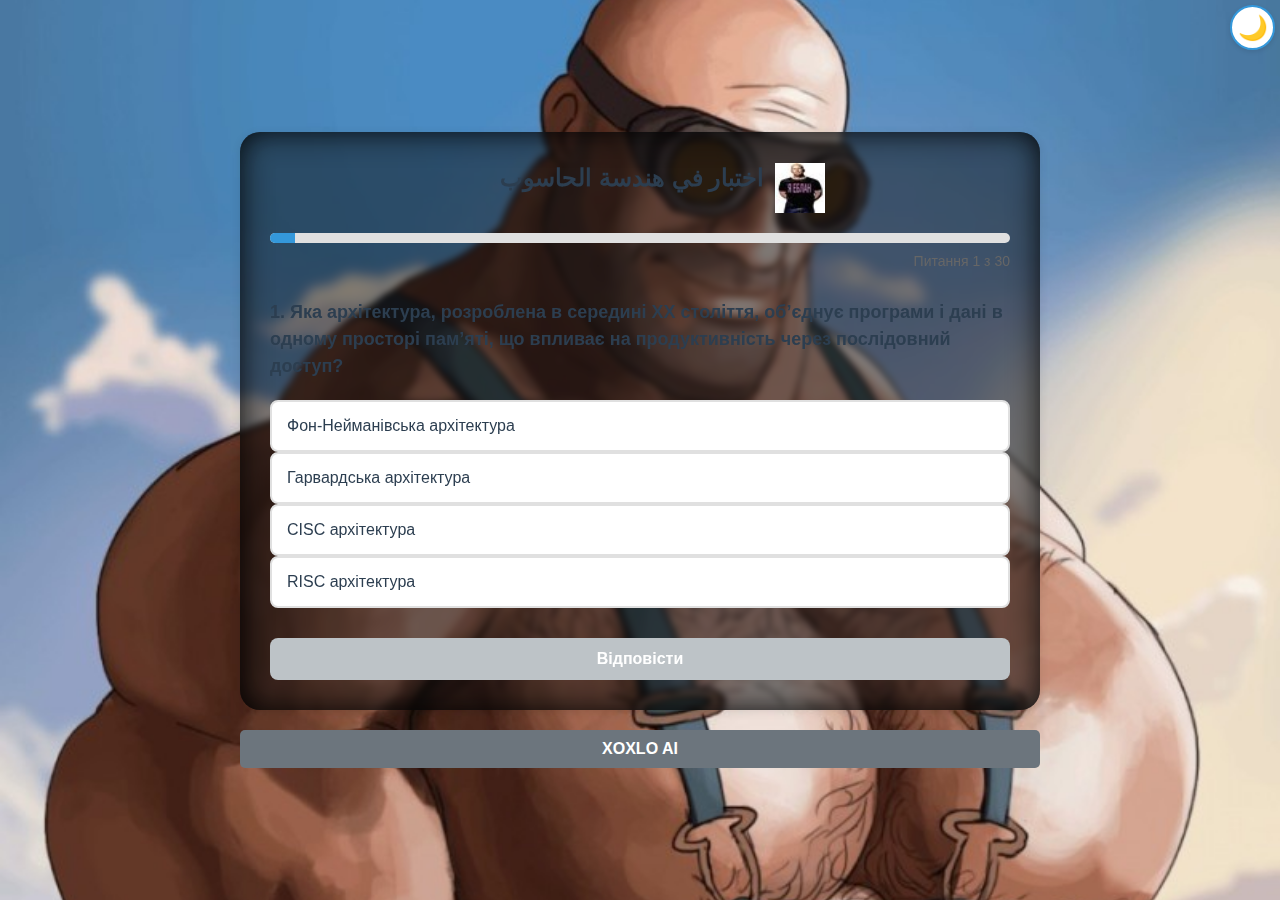
<file: index.html>
<!DOCTYPE html>
<html lang="uk">
<head>
    <meta charset="UTF-8">
    <meta name="viewport" content="width=device-width, initial-scale=1.0">
    <title>Тест Горєлов</title>
    <link rel="stylesheet" href="styles.css">
</head>
<body>
    <div class="theme-switch">
        <button id="theme-switch-btn">
            <span class="theme-emoji">🌙</span>
        </button>
    </div>
    <div class="container"> 
        
        <div class="quiz-container">
            <div class="quiz-header">
                <div class="eblan">
                <h1 class="text">اختبار في هندسة الحاسوب </h1>
                 <img class="img" src="1.jpg" alt="">
                </div>
                <div class="progress-container">
                    <div class="progress-bar">
                        <div class="progress" id="progress"></div>
                    </div>
                    <div class="progress-text" id="progress-text">Питання 1 з 30</div>
                </div>
            </div>

            <div class="quiz-body">
                <div class="question-container">
                    <h2 id="question"></h2>
                    <div class="options-container" id="options-container">
                      
                    </div>
                    <div class="ai-answer-container" id="ai-answer-container" style="display: none;">
                        <textarea id="user-answer" placeholder="Введіть вашу відповідь тут..."></textarea>
                        <div id="ai-feedback" class="ai-feedback"></div>
                    </div>
                </div>
            </div>

            <div class="quiz-footer">
                <button id="next-btn" class="btn">Відповісти</button>
            </div>
        </div>

        <div class="result-container" id="result-container" style="display: none;">
            <h2>Результат тесту</h2>
            <div class="score-container">
                <div class="score" id="score"></div>
                <div class="percentage" id="percentage"></div>
            </div>
            <button id="restart-btn" class="btn">Пройти тест знову</button>
        </div>

        <div class="mode-switch">
            <button id="mode-switch-btn" class="btn">XOXLO AI</button>
        </div>
    </div>
    <script src="script.js"></script>
</body>
</html>
</file>
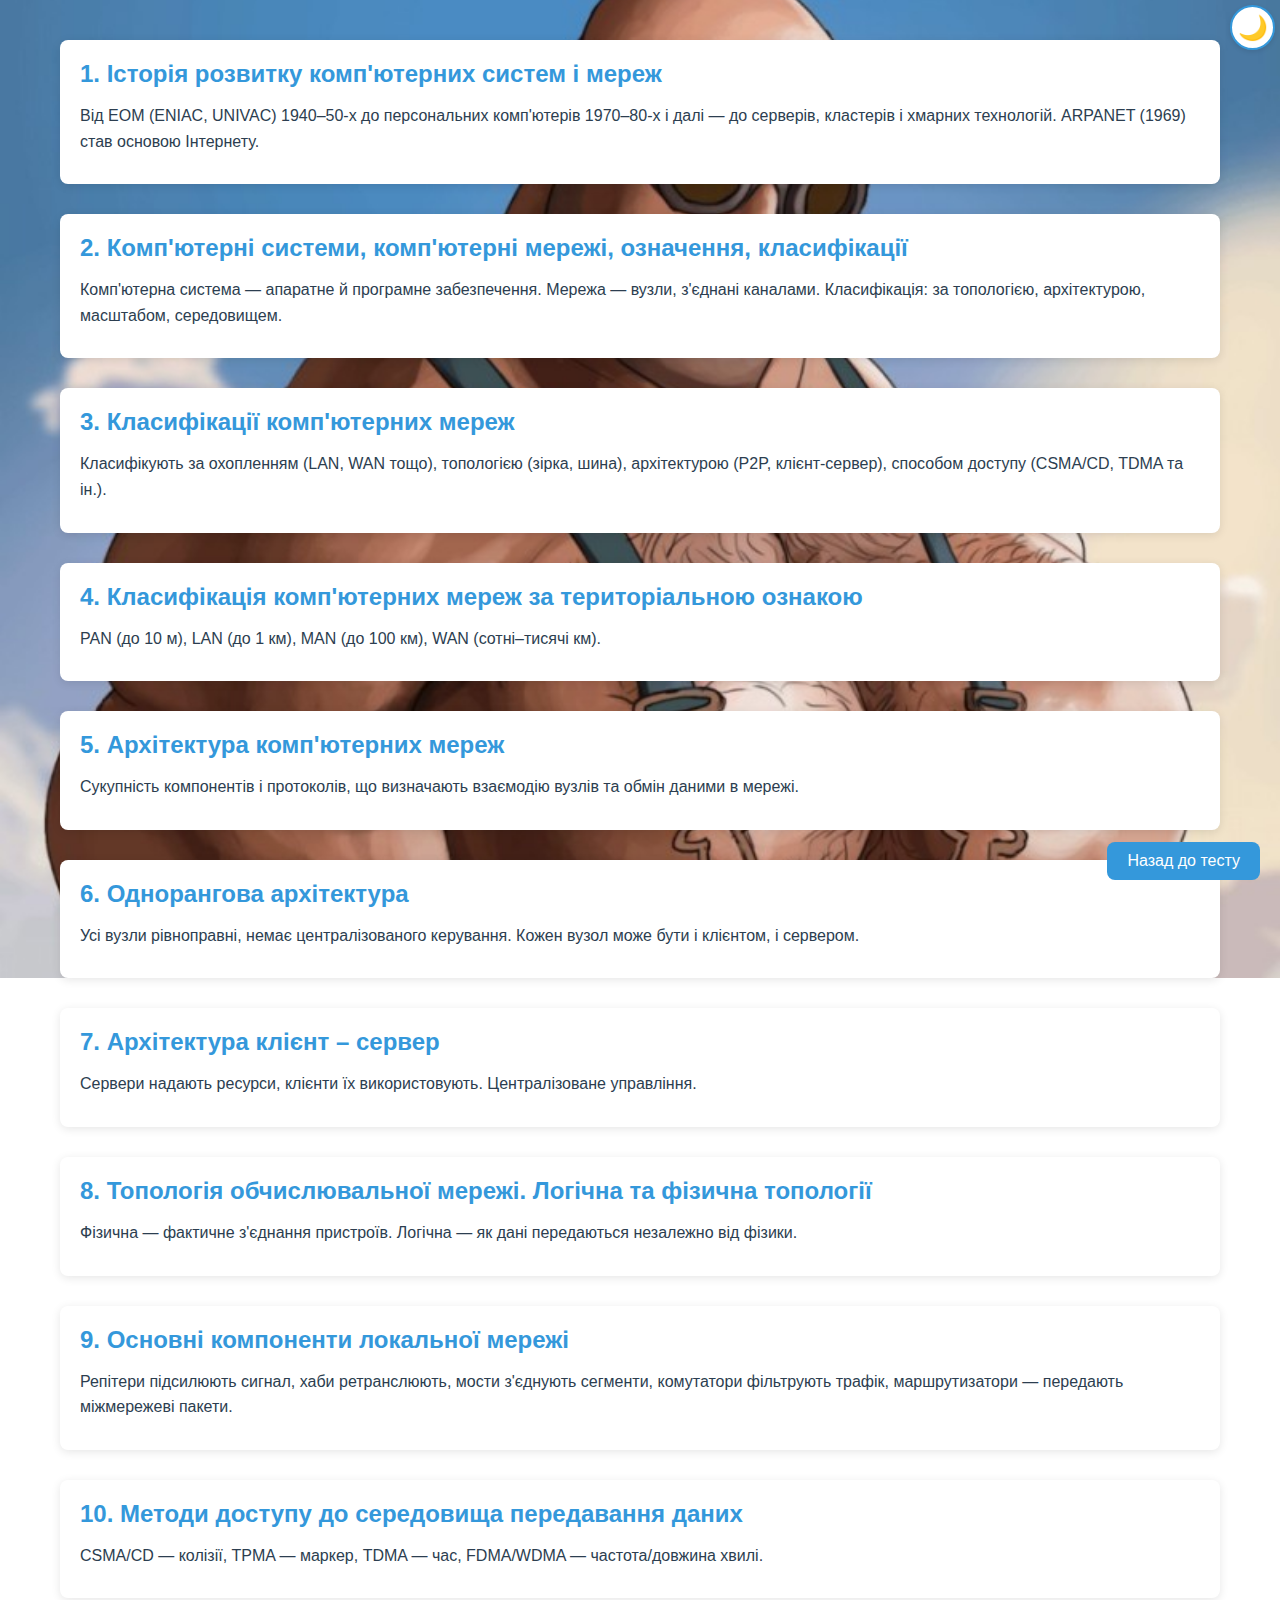
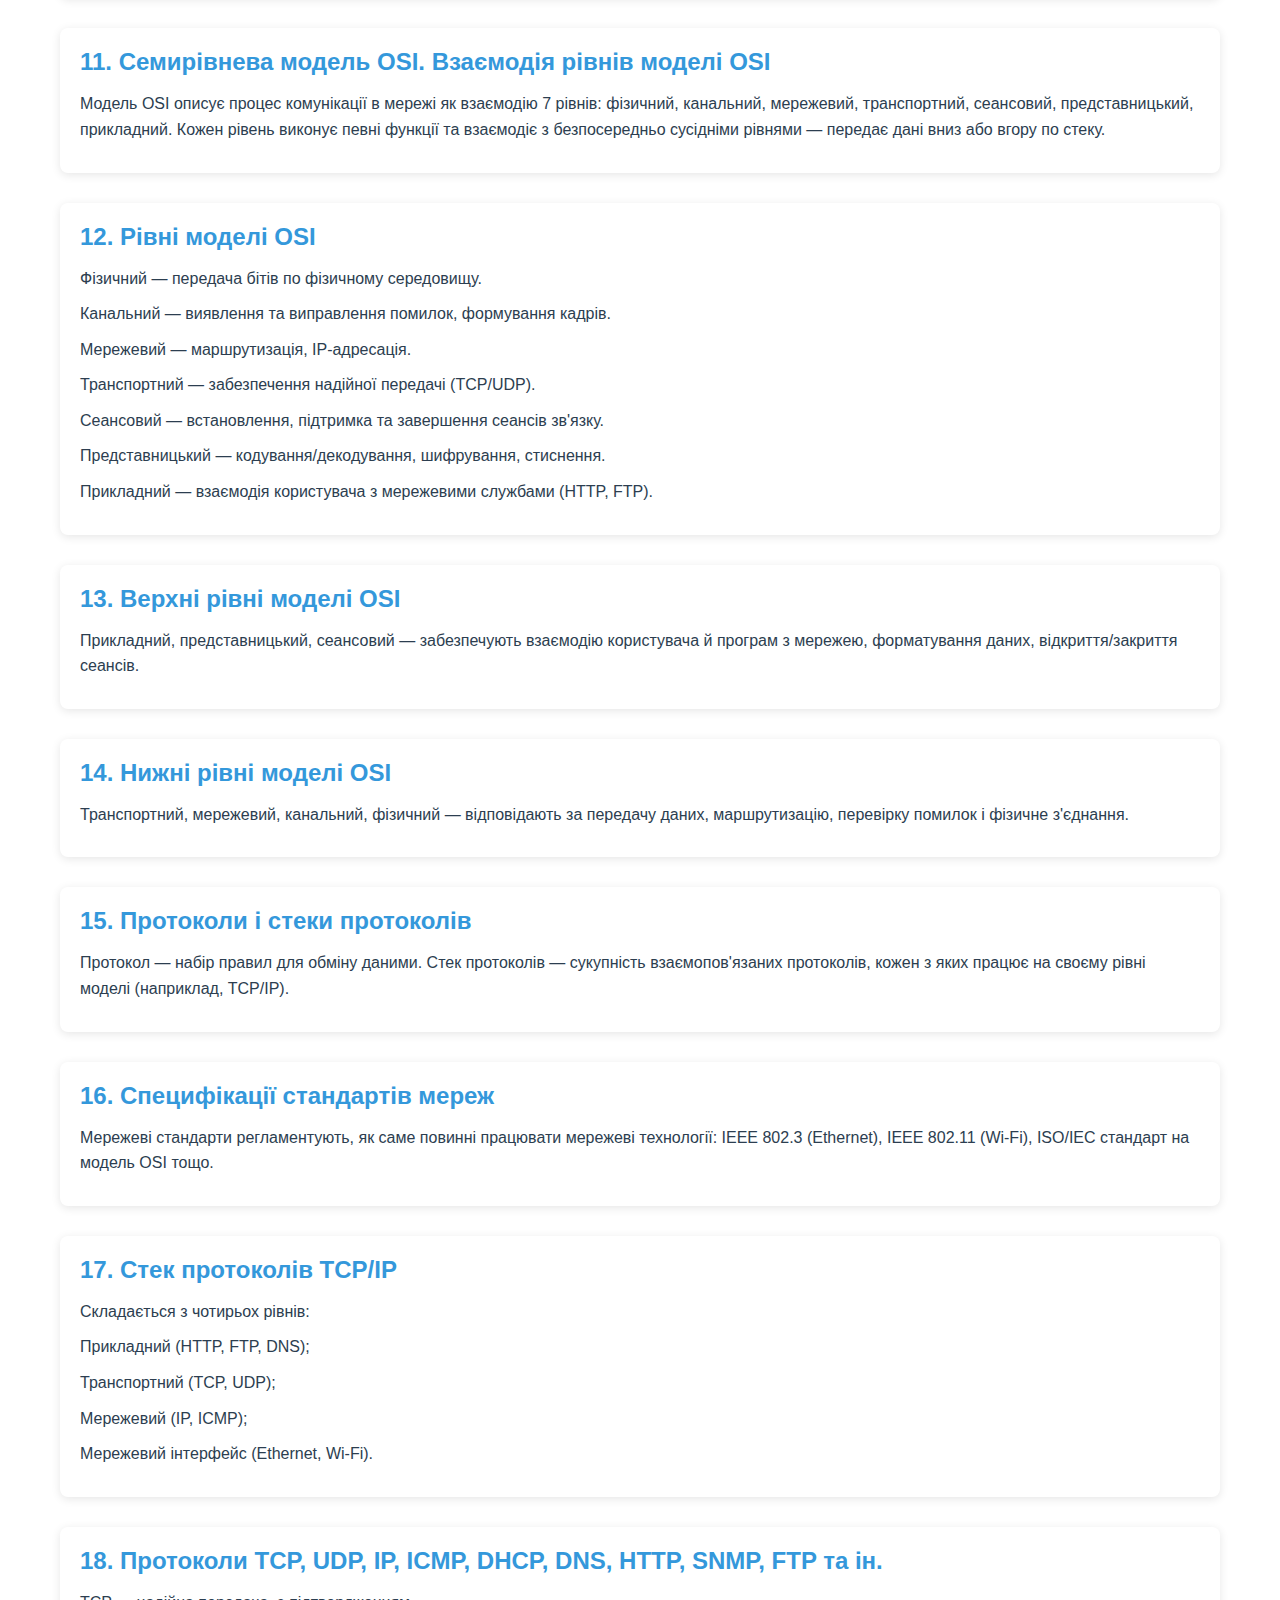
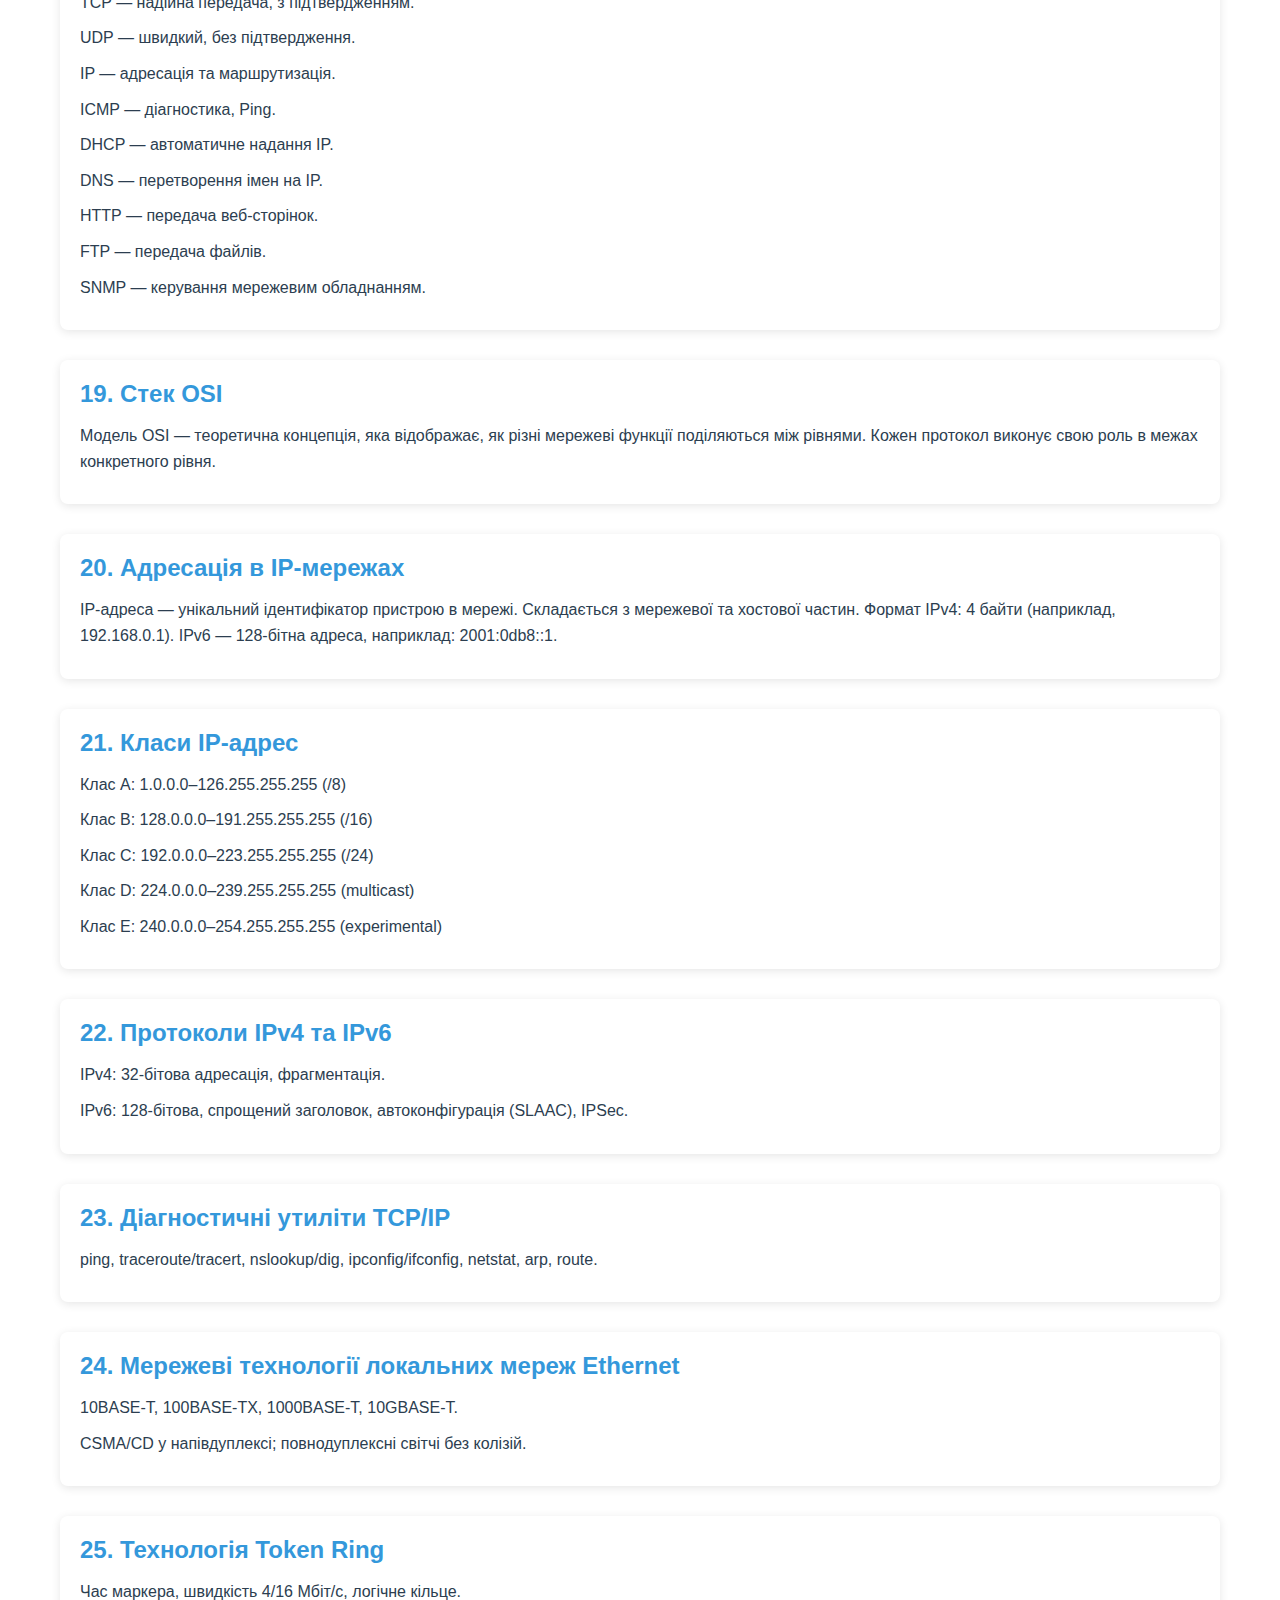
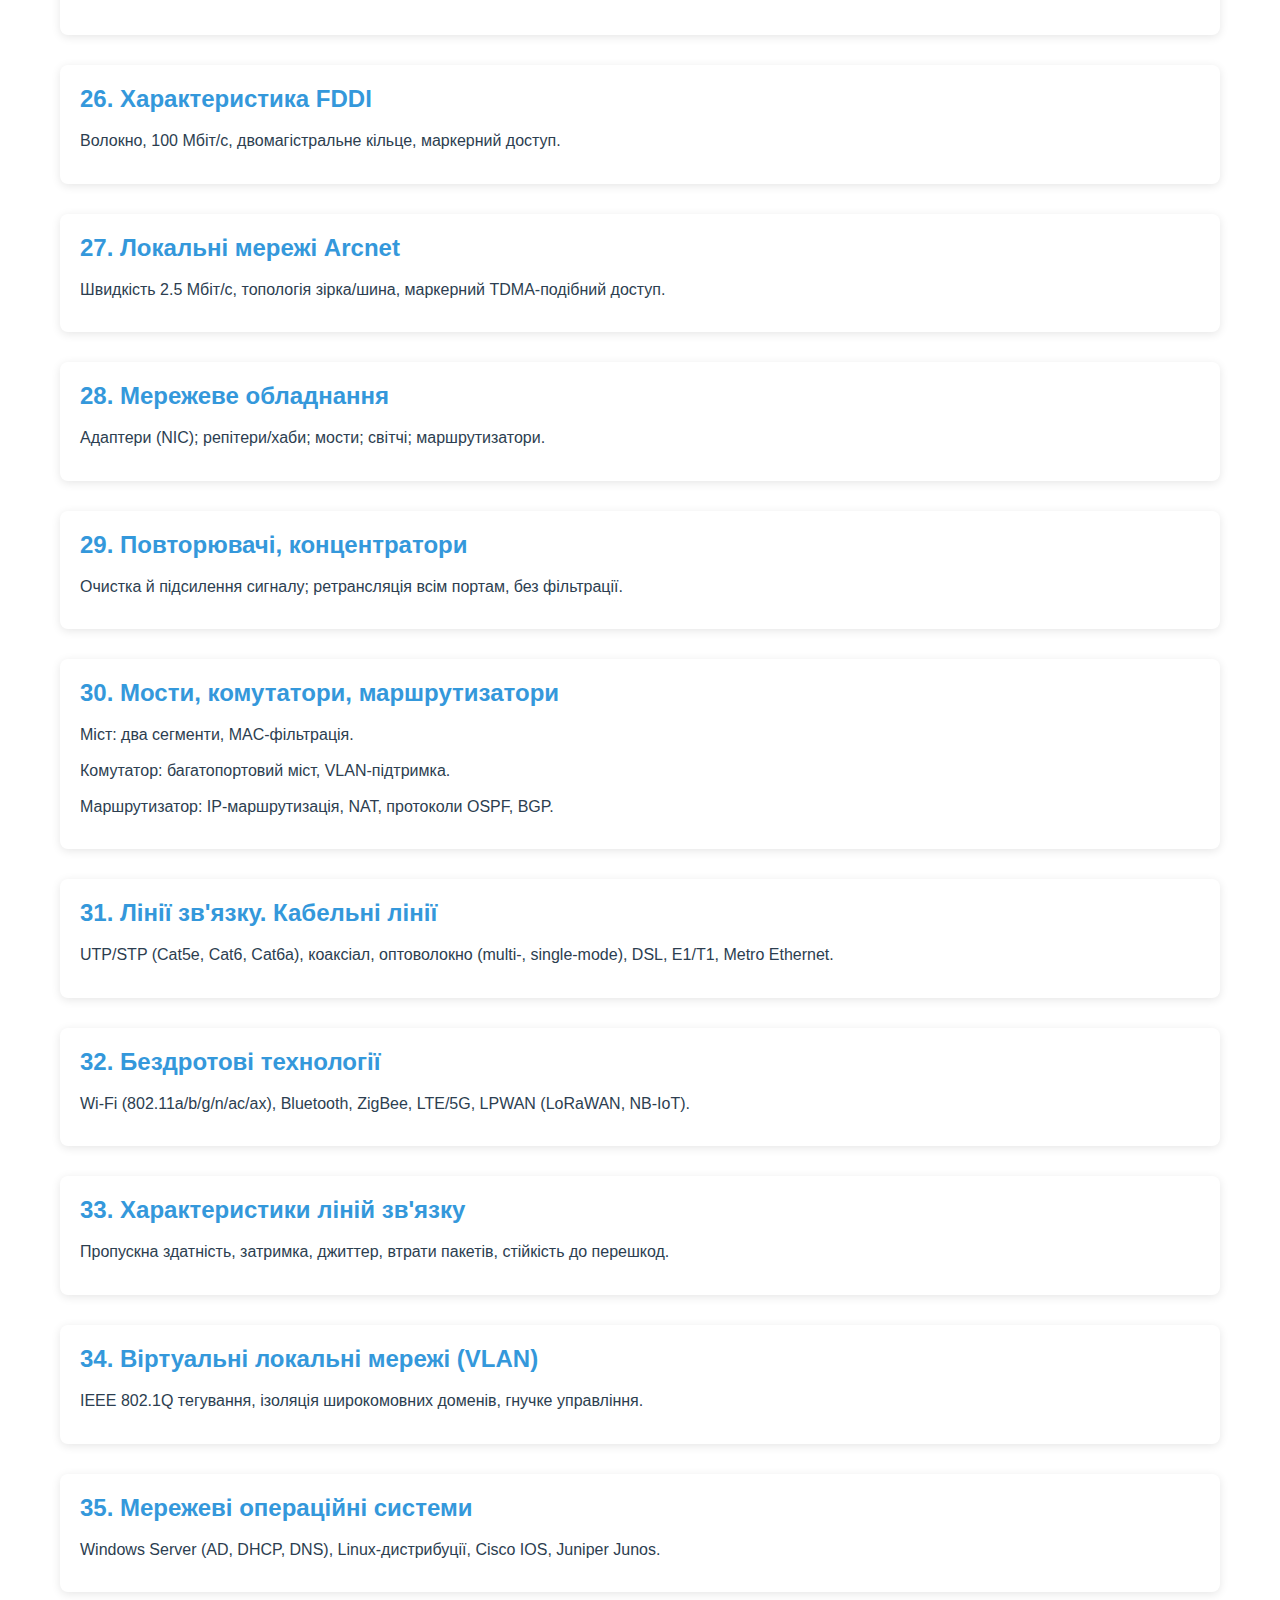
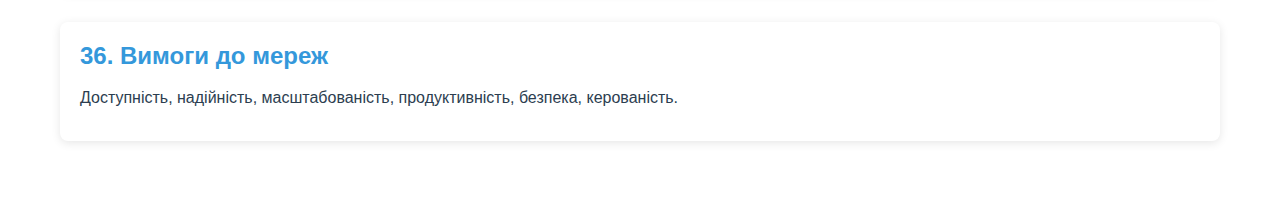
<file: theory.html>
<!DOCTYPE html>
<html lang="uk">
<head>
    <meta charset="UTF-8">
    <meta name="viewport" content="width=device-width, initial-scale=1.0">
    <title>Теорія - Історія розвитку комп'ютерних систем і мереж</title>
    <link rel="stylesheet" href="styles.css">
    <style>
        .theory-container {
            max-width: 1200px;
            margin: 0 auto;
            padding: 20px;
        }
        .theory-section {
            margin-bottom: 30px;
            padding: 20px;
            background: var(--container-bg);
            border-radius: var(--border-radius);
            box-shadow: var(--box-shadow);
        }
        .theory-section h2 {
            color: var(--primary-color);
            margin-bottom: 15px;
        }
        .theory-section p {
            margin-bottom: 10px;
            line-height: 1.6;
        }
        .back-btn {
            position: fixed;
            bottom: 20px;
            right: 20px;
            padding: 10px 20px;
            background: var(--primary-color);
            color: white;
            border: none;
            border-radius: var(--border-radius);
            cursor: pointer;
            text-decoration: none;
        }
        .back-btn:hover {
            background: var(--secondary-color);
        }
    </style>
</head>
<body>
    <div class="theme-switch">
        <button id="theme-switch-btn">
            <span class="theme-emoji">🌙</span>
        </button>
    </div>
    <div class="theory-container">
        <div class="theory-section">
            <h2>1. Історія розвитку комп'ютерних систем і мереж</h2>
            <p>Від ЕОМ (ENIAC, UNIVAC) 1940–50-х до персональних комп'ютерів 1970–80-х і далі — до серверів, кластерів і хмарних технологій. ARPANET (1969) став основою Інтернету.</p>
        </div>

        <div class="theory-section">
            <h2>2. Комп'ютерні системи, комп'ютерні мережі, означення, класифікації</h2>
            <p>Комп'ютерна система — апаратне й програмне забезпечення. Мережа — вузли, з'єднані каналами. Класифікація: за топологією, архітектурою, масштабом, середовищем.</p>
        </div>

        <div class="theory-section">
            <h2>3. Класифікації комп'ютерних мереж</h2>
            <p>Класифікують за охопленням (LAN, WAN тощо), топологією (зірка, шина), архітектурою (P2P, клієнт-сервер), способом доступу (CSMA/CD, TDMA та ін.).</p>
        </div>

        <div class="theory-section">
            <h2>4. Класифікація комп'ютерних мереж за територіальною ознакою</h2>
            <p>PAN (до 10 м), LAN (до 1 км), MAN (до 100 км), WAN (сотні–тисячі км).</p>
        </div>

        <div class="theory-section">
            <h2>5. Архітектура комп'ютерних мереж</h2>
            <p>Сукупність компонентів і протоколів, що визначають взаємодію вузлів та обмін даними в мережі.</p>
        </div>

        <div class="theory-section">
            <h2>6. Однорангова архітектура</h2>
            <p>Усі вузли рівноправні, немає централізованого керування. Кожен вузол може бути і клієнтом, і сервером.</p>
        </div>

        <div class="theory-section">
            <h2>7. Архітектура клієнт – сервер</h2>
            <p>Сервери надають ресурси, клієнти їх використовують. Централізоване управління.</p>
        </div>

        <div class="theory-section">
            <h2>8. Топологія обчислювальної мережі. Логічна та фізична топології</h2>
            <p>Фізична — фактичне з'єднання пристроїв. Логічна — як дані передаються незалежно від фізики.</p>
        </div>

        <div class="theory-section">
            <h2>9. Основні компоненти локальної мережі</h2>
            <p>Репітери підсилюють сигнал, хаби ретранслюють, мости з'єднують сегменти, комутатори фільтрують трафік, маршрутизатори — передають міжмережеві пакети.</p>
        </div>

        <div class="theory-section">
            <h2>10. Методи доступу до середовища передавання даних</h2>
            <p>CSMA/CD — колізії, TPMA — маркер, TDMA — час, FDMA/WDMA — частота/довжина хвилі.</p>
        </div>

        <div class="theory-section">
            <h2>11. Семирівнева модель OSI. Взаємодія рівнів моделі OSI</h2>
            <p>Модель OSI описує процес комунікації в мережі як взаємодію 7 рівнів: фізичний, канальний, мережевий, транспортний, сеансовий, представницький, прикладний. Кожен рівень виконує певні функції та взаємодіє з безпосередньо сусідніми рівнями — передає дані вниз або вгору по стеку.</p>
        </div>

        <div class="theory-section">
            <h2>12. Рівні моделі OSI</h2>
            <p>Фізичний — передача бітів по фізичному середовищу.</p>
            <p>Канальний — виявлення та виправлення помилок, формування кадрів.</p>
            <p>Мережевий — маршрутизація, IP-адресація.</p>
            <p>Транспортний — забезпечення надійної передачі (TCP/UDP).</p>
            <p>Сеансовий — встановлення, підтримка та завершення сеансів зв'язку.</p>
            <p>Представницький — кодування/декодування, шифрування, стиснення.</p>
            <p>Прикладний — взаємодія користувача з мережевими службами (HTTP, FTP).</p>
        </div>

        <div class="theory-section">
            <h2>13. Верхні рівні моделі OSI</h2>
            <p>Прикладний, представницький, сеансовий — забезпечують взаємодію користувача й програм з мережею, форматування даних, відкриття/закриття сеансів.</p>
        </div>

        <div class="theory-section">
            <h2>14. Нижні рівні моделі OSI</h2>
            <p>Транспортний, мережевий, канальний, фізичний — відповідають за передачу даних, маршрутизацію, перевірку помилок і фізичне з'єднання.</p>
        </div>

        <div class="theory-section">
            <h2>15. Протоколи і стеки протоколів</h2>
            <p>Протокол — набір правил для обміну даними. Стек протоколів — сукупність взаємопов'язаних протоколів, кожен з яких працює на своєму рівні моделі (наприклад, TCP/IP).</p>
        </div>

        <div class="theory-section">
            <h2>16. Специфікації стандартів мереж</h2>
            <p>Мережеві стандарти регламентують, як саме повинні працювати мережеві технології: IEEE 802.3 (Ethernet), IEEE 802.11 (Wi-Fi), ISO/IEC стандарт на модель OSI тощо.</p>
        </div>

        <div class="theory-section">
            <h2>17. Стек протоколів TCP/IP</h2>
            <p>Складається з чотирьох рівнів:</p>
            <p>Прикладний (HTTP, FTP, DNS);</p>
            <p>Транспортний (TCP, UDP);</p>
            <p>Мережевий (IP, ICMP);</p>
            <p>Мережевий інтерфейс (Ethernet, Wi-Fi).</p>
        </div>

        <div class="theory-section">
            <h2>18. Протоколи TCP, UDP, IP, ICMP, DHCP, DNS, HTTP, SNMP, FTP та ін.</h2>
            <p>TCP — надійна передача, з підтвердженням.</p>
            <p>UDP — швидкий, без підтвердження.</p>
            <p>IP — адресація та маршрутизація.</p>
            <p>ICMP — діагностика, Ping.</p>
            <p>DHCP — автоматичне надання IP.</p>
            <p>DNS — перетворення імен на IP.</p>
            <p>HTTP — передача веб-сторінок.</p>
            <p>FTP — передача файлів.</p>
            <p>SNMP — керування мережевим обладнанням.</p>
        </div>

        <div class="theory-section">
            <h2>19. Стек OSI</h2>
            <p>Модель OSI — теоретична концепція, яка відображає, як різні мережеві функції поділяються між рівнями. Кожен протокол виконує свою роль в межах конкретного рівня.</p>
        </div>

        <div class="theory-section">
            <h2>20. Адресація в IP-мережах</h2>
            <p>IP-адреса — унікальний ідентифікатор пристрою в мережі. Складається з мережевої та хостової частин. Формат IPv4: 4 байти (наприклад, 192.168.0.1). IPv6 — 128-бітна адреса, наприклад: 2001:0db8::1.</p>
        </div>

        <div class="theory-section">
            <h2>21. Класи IP-адрес</h2>
            <p>Клас A: 1.0.0.0–126.255.255.255 (/8)</p>
            <p>Клас B: 128.0.0.0–191.255.255.255 (/16)</p>
            <p>Клас C: 192.0.0.0–223.255.255.255 (/24)</p>
            <p>Клас D: 224.0.0.0–239.255.255.255 (multicast)</p>
            <p>Клас E: 240.0.0.0–254.255.255.255 (experimental)</p>
        </div>

        <div class="theory-section">
            <h2>22. Протоколи IPv4 та IPv6</h2>
            <p>IPv4: 32-бітова адресація, фрагментація.</p>
            <p>IPv6: 128-бітова, спрощений заголовок, автоконфігурація (SLAAC), IPSec.</p>
        </div>

        <div class="theory-section">
            <h2>23. Діагностичні утиліти TCP/IP</h2>
            <p>ping, traceroute/tracert, nslookup/dig, ipconfig/ifconfig, netstat, arp, route.</p>
        </div>

        <div class="theory-section">
            <h2>24. Мережеві технології локальних мереж Ethernet</h2>
            <p>10BASE-T, 100BASE-TX, 1000BASE-T, 10GBASE-T.</p>
            <p>CSMA/CD у напівдуплексі; повнодуплексні світчі без колізій.</p>
        </div>

        <div class="theory-section">
            <h2>25. Технологія Token Ring</h2>
            <p>Час маркера, швидкість 4/16 Мбіт/с, логічне кільце.</p>
        </div>

        <div class="theory-section">
            <h2>26. Характеристика FDDI</h2>
            <p>Волокно, 100 Мбіт/с, двомагістральне кільце, маркерний доступ.</p>
        </div>

        <div class="theory-section">
            <h2>27. Локальні мережі Arcnet</h2>
            <p>Швидкість 2.5 Мбіт/с, топологія зірка/шина, маркерний TDMA-подібний доступ.</p>
        </div>

        <div class="theory-section">
            <h2>28. Мережеве обладнання</h2>
            <p>Адаптери (NIC); репітери/хаби; мости; світчі; маршрутизатори.</p>
        </div>

        <div class="theory-section">
            <h2>29. Повторювачі, концентратори</h2>
            <p>Очистка й підсилення сигналу; ретрансляція всім портам, без фільтрації.</p>
        </div>

        <div class="theory-section">
            <h2>30. Мости, комутатори, маршрутизатори</h2>
            <p>Міст: два сегменти, MAC-фільтрація.</p>
            <p>Комутатор: багатопортовий міст, VLAN-підтримка.</p>
            <p>Маршрутизатор: IP-маршрутизація, NAT, протоколи OSPF, BGP.</p>
        </div>

        <div class="theory-section">
            <h2>31. Лінії зв'язку. Кабельні лінії</h2>
            <p>UTP/STP (Cat5e, Cat6, Cat6a), коаксіал, оптоволокно (multi-, single-mode), DSL, E1/T1, Metro Ethernet.</p>
        </div>

        <div class="theory-section">
            <h2>32. Бездротові технології</h2>
            <p>Wi-Fi (802.11a/b/g/n/ac/ax), Bluetooth, ZigBee, LTE/5G, LPWAN (LoRaWAN, NB-IoT).</p>
        </div>

        <div class="theory-section">
            <h2>33. Характеристики ліній зв'язку</h2>
            <p>Пропускна здатність, затримка, джиттер, втрати пакетів, стійкість до перешкод.</p>
        </div>

        <div class="theory-section">
            <h2>34. Віртуальні локальні мережі (VLAN)</h2>
            <p>IEEE 802.1Q тегування, ізоляція широкомовних доменів, гнучке управління.</p>
        </div>

        <div class="theory-section">
            <h2>35. Мережеві операційні системи</h2>
            <p>Windows Server (AD, DHCP, DNS), Linux-дистрибуції, Cisco IOS, Juniper Junos.</p>
        </div>

        <div class="theory-section">
            <h2>36. Вимоги до мереж</h2>
            <p>Доступність, надійність, масштабованість, продуктивність, безпека, керованість.</p>
        </div>
    </div>

    <a href="index.html" class="back-btn">Назад до тесту</a>

    <script>
        // Функціонал перемикання теми
        const themeSwitchBtn = document.getElementById('theme-switch-btn');
        const themeEmoji = themeSwitchBtn.querySelector('.theme-emoji');

        // Перевіряємо збережену тему
        const savedTheme = localStorage.getItem('theme');
        if (savedTheme) {
            document.body.setAttribute('data-theme', savedTheme);
            updateThemeButton(savedTheme);
        }

        themeSwitchBtn.addEventListener('click', () => {
            const currentTheme = document.body.getAttribute('data-theme');
            const newTheme = currentTheme === 'dark' ? 'light' : 'dark';
            document.body.setAttribute('data-theme', newTheme);
            localStorage.setItem('theme', newTheme);
            updateThemeButton(newTheme);
        });

        function updateThemeButton(theme) {
            themeEmoji.textContent = theme === 'dark' ? '☀️' : '🌙';
        }
    </script>
</body>
</html>
</file>
<file: styles.css>
:root {
    --primary-color: #3498db;
    --secondary-color: #2980b9;
    --background-color: #f0f0f0;
    --text-color: #2c3e50;
    --border-radius: 8px;
    --box-shadow: 0 2px 10px rgba(0, 0, 0, 0.1);
    --container-bg: white;
    --option-bg: white;
    --option-border: #e0e0e0;
    --option-hover: #f8f9fa;
    --option-selected: #e3f2fd;
    --feedback-bg: #f8f9fa;
    --feedback-border: #dee2e6;
}

[data-theme="dark"] {
    --primary-color: #4dabf7;
    --secondary-color: #339af0;
    --background-color: #1a1a1a;
    --text-color: #e0e0e0;
    --container-bg: #2d2d2d;
    --option-bg: #2d2d2d;
    --option-border: #404040;
    --option-hover: #363636;
    --option-selected: #1a3b5c;
    --feedback-bg: #363636;
    --feedback-border: #404040;
}

* {
    margin: 0;
    padding: 0;
    box-sizing: border-box;
    font-family: 'Segoe UI', Tahoma, Geneva, Verdana, sans-serif;
}

body {
  background: url(2.jpg) no-repeat center center fixed;
  background-size: cover;
  color: var(--text-color);
  min-height: 100vh;
  display: flex;
  justify-content: center;
  align-items: center;
  padding: 20px;
}
.eblan {
    margin-top: 1px;
    display: flex;
    justify-content: center;
    align-items: center;
}

.text{
    margin-left: 45px;
}
.img {
    width: 50px;
    height: 50px;
    margin-left: 10px;
    object-fit: contain;
    max-width: 100%;
    display: inline-block;
    vertical-align: middle;
}
.container {
    width: 100%;
    max-width: 800px;
}

.quiz-container {
   background-color: #0a0c0e7d;
    border-radius:20px;
    box-shadow: var(--box-shadow), inset 0 0 30px rgba(0, 0, 0, 0.9);
    padding: 30px;
    margin-bottom: 20px;
    backdrop-filter: blur(3px);
    -webkit-backdrop-filter: blur(10px);
}

.quiz-header {
    text-align: center;
    margin-bottom: 30px;
}

.quiz-header h1 {
    font-size: 24px;
    margin-bottom: 20px;
    color: var(--text-color);
}

.progress-container {
    margin-top: 20px;
}

.progress-bar {
    width: 100%;
    height: 10px;
    background-color: #e0e0e0;
    border-radius: 5px;
    overflow: hidden;
    margin-bottom: 10px;
}

.progress {
    width: 0%;
    height: 100%;
    background-color: var(--primary-color);
    transition: width 0.3s ease;
}

.progress-text {
    font-size: 14px;
    color: #666;
    text-align: right;
}

.question-container {
    margin-bottom: 30px;
}

.question-container h2 {
    font-size: 18px;
    margin-bottom: 20px;
    line-height: 1.5;
}

.options-container {
    display: flex;
    flex-direction: column;
    gap: 15px;
}

.option {
    padding: 15px;
    border: 2px solid var(--option-border);
    border-radius: var(--border-radius);
    cursor: pointer;
    transition: all 0.3s ease;
    background: var(--option-bg);
}

.option:hover {
    background-color: var(--option-hover);
}

.option.selected {
    background-color: var(--option-selected);
}

.option.correct {
    border-color: #2ecc71;
    background-color: #e8f8f5;
}

.option.wrong {
    border-color: #e74c3c;
    background-color: #fdedec;
}

.btn {
    background-color: var(--primary-color);
    color: white;
    border: none;
    padding: 12px 24px;
    border-radius: var(--border-radius);
    cursor: pointer;
    font-size: 16px;
    font-weight: 600;
    transition: background-color 0.3s ease;
    width: 100%;
}

.btn:hover {
    background-color: var(--secondary-color);
}

.btn:disabled {
    background-color: #bdc3c7;
    cursor: not-allowed;
}

.result-container {
    background: white;
    border-radius: var(--border-radius);
    box-shadow: var(--box-shadow);
    padding: 30px;
    text-align: center;
}

.result-container h2 {
    margin-bottom: 20px;
    color: var(--text-color);
}

.score-container {
    margin: 30px 0;
}

.score {
    font-size: 36px;
    font-weight: bold;
    color: var(--primary-color);
    margin-bottom: 10px;
}

.percentage {
    font-size: 18px;
    color: #666;
}

@media (max-width: 600px) {
    .quiz-container {
        padding: 20px;
    }

    .quiz-header h1 {
        font-size: 20px;
    }

    .question-container h2 {
        font-size: 16px;
    }

    .btn {
        padding: 10px 20px;
        font-size: 14px;
    }

    .img {
        width: 40px;
        height: 40px;
        margin-left: 5px;
    }
}

.ai-answer-container {
    margin-top: 20px;
    width: 100%;
}

#user-answer {
    width: 100%;
    min-height: 100px;
    padding: 10px;
    border: 1px solid #ccc;
    border-radius: 5px;
    margin-bottom: 10px;
    font-size: 16px;
    resize: vertical;
}

#ai-feedback {
    opacity: 1;
    white-space: pre-wrap;
    line-height: 1.5;
    font-size: 16px;
    color: var(--text-color);
    padding: 15px;
    border-radius: 5px;
    background-color: var(--feedback-bg);
    border: 1px solid var(--feedback-border);
}

.typing-animation {
    display: inline-block;
    position: relative;
    min-height: 24px;
}

.typing-animation::after {
    content: '▋';
    position: absolute;
    animation: blink 1s infinite;
    font-weight: bold;
    color: var(--primary-color);
}

@keyframes blink {
    0%, 100% { opacity: 1; }
    50% { opacity: 0; }
}

.mode-switch {
    display: flex;
    gap: 10px;
    margin-top: 20px;
}

.theory-btn {
    background-color: var(--primary-color);
    color: white;
    text-decoration: none;
    text-align: center;
}

.theory-btn:hover {
    background-color: var(--secondary-color);
}

.mode-switch {
    text-align: center;
    margin-top: 20px;
}

#mode-switch-btn {
    background-color: #6c757d;
    color: white;
    padding: 10px 20px;
    border: none;
    border-radius: 5px;
    cursor: pointer;
    transition: background-color 0.3s;
}

#mode-switch-btn:hover {
    background-color: #5a6268;
}

.theme-switch {
    position: fixed;
    top: 5px;
    right: 5px;
    z-index: 1000;
}

#theme-switch-btn {
    background-color: var(--container-bg);
    color: var(--text-color);
    border: 2px solid var(--primary-color);
    width: 45px;
    height: 45px;
    border-radius: 50%;
    cursor: pointer;
    display: flex;
    align-items: center;
    justify-content: center;
    transition: all 0.3s ease;
    box-shadow: 0 2px 5px rgba(0, 0, 0, 0.1);
}

#theme-switch-btn:hover {
    background-color: var(--primary-color);
    color: white;
    transform: translateY(-2px) rotate(180deg);
    box-shadow: 0 4px 8px rgba(0, 0, 0, 0.2);
}

#theme-switch-btn:active {
    transform: translateY(0) rotate(180deg);
    box-shadow: 0 2px 4px rgba(0, 0, 0, 0.1);
}

.theme-emoji {
    font-size: 24px;
    transition: transform 0.3s ease;
}
</file>
